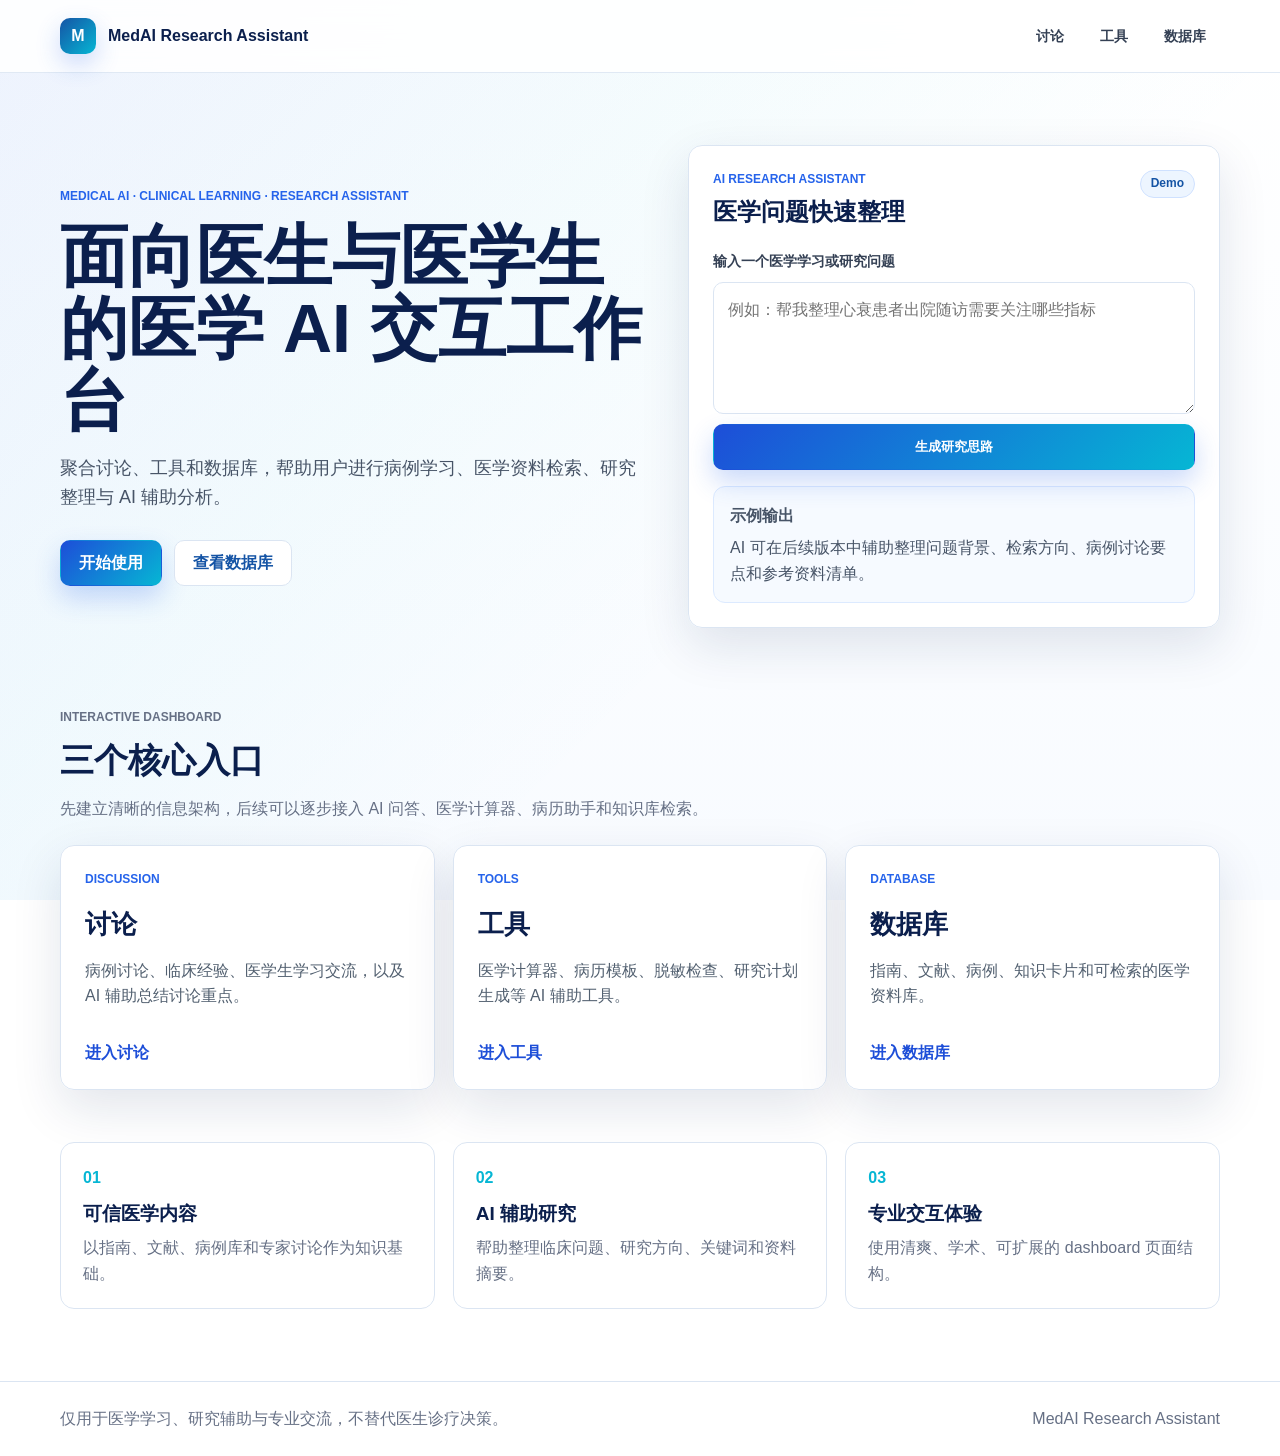
<file: index.html>
<!DOCTYPE html>
<html lang="zh-CN">
<head>
  <meta charset="UTF-8" />
  <meta name="viewport" content="width=device-width, initial-scale=1.0" />
  <title>MedAI Research Assistant</title>
  <link rel="stylesheet" href="style.css" />
</head>
<body>
  <header class="topbar">
    <div class="container topbar-inner">
      <a class="brand" href="index.html" aria-label="MedAI Research Assistant home">
        <span class="brand-mark">M</span>
        <span>MedAI Research Assistant</span>
      </a>
      <nav class="nav-links" aria-label="主导航">
        <a href="discussion.html">讨论</a>
        <a href="tools.html">工具</a>
        <a href="database.html">数据库</a>
      </nav>
    </div>
  </header>

  <main>
    <section class="hero-section">
      <div class="container hero-grid">
        <div class="hero-copy">
          <p class="eyebrow">Medical AI · Clinical Learning · Research Assistant</p>
          <h1>面向医生与医学生的医学 AI 交互工作台</h1>
          <p class="hero-text">聚合讨论、工具和数据库，帮助用户进行病例学习、医学资料检索、研究整理与 AI 辅助分析。</p>
          <div class="hero-actions">
            <a class="primary-button" href="#assistant">开始使用</a>
            <a class="secondary-button" href="database.html">查看数据库</a>
          </div>
        </div>

        <section class="assistant-panel" id="assistant" aria-label="AI 研究助手演示面板">
          <div class="panel-header">
            <div>
              <p class="panel-label">AI Research Assistant</p>
              <h2>医学问题快速整理</h2>
            </div>
            <span class="status-pill">Demo</span>
          </div>
          <div class="assistant-box">
            <label for="research-query">输入一个医学学习或研究问题</label>
            <textarea id="research-query" rows="4" placeholder="例如：帮我整理心衰患者出院随访需要关注哪些指标"></textarea>
            <button class="primary-button full-width" id="mock-submit" type="button">生成研究思路</button>
          </div>
          <div class="assistant-result" id="assistant-result" aria-live="polite">
            <strong>示例输出</strong>
            <p>AI 可在后续版本中辅助整理问题背景、检索方向、病例讨论要点和参考资料清单。</p>
          </div>
        </section>
      </div>
    </section>

    <section class="container dashboard-section" aria-label="功能入口">
      <div class="section-heading">
        <p class="eyebrow">Interactive Dashboard</p>
        <h2>三个核心入口</h2>
        <p>先建立清晰的信息架构，后续可以逐步接入 AI 问答、医学计算器、病历助手和知识库检索。</p>
      </div>

      <div class="entry-grid">
        <a class="entry-card" href="discussion.html">
          <span class="card-kicker">Discussion</span>
          <h3>讨论</h3>
          <p>病例讨论、临床经验、医学生学习交流，以及 AI 辅助总结讨论重点。</p>
          <span class="card-link">进入讨论</span>
        </a>

        <a class="entry-card" href="tools.html">
          <span class="card-kicker">Tools</span>
          <h3>工具</h3>
          <p>医学计算器、病历模板、脱敏检查、研究计划生成等 AI 辅助工具。</p>
          <span class="card-link">进入工具</span>
        </a>

        <a class="entry-card" href="database.html">
          <span class="card-kicker">Database</span>
          <h3>数据库</h3>
          <p>指南、文献、病例、知识卡片和可检索的医学资料库。</p>
          <span class="card-link">进入数据库</span>
        </a>
      </div>
    </section>

    <section class="container metrics-section" aria-label="平台能力预览">
      <div class="metric-card">
        <span>01</span>
        <h3>可信医学内容</h3>
        <p>以指南、文献、病例库和专家讨论作为知识基础。</p>
      </div>
      <div class="metric-card">
        <span>02</span>
        <h3>AI 辅助研究</h3>
        <p>帮助整理临床问题、研究方向、关键词和资料摘要。</p>
      </div>
      <div class="metric-card">
        <span>03</span>
        <h3>专业交互体验</h3>
        <p>使用清爽、学术、可扩展的 dashboard 页面结构。</p>
      </div>
    </section>
  </main>

  <footer class="site-footer">
    <div class="container footer-inner">
      <p>仅用于医学学习、研究辅助与专业交流，不替代医生诊疗决策。</p>
      <p>MedAI Research Assistant</p>
    </div>
  </footer>

  <script src="script.js"></script>
</body>
</html>
</file>
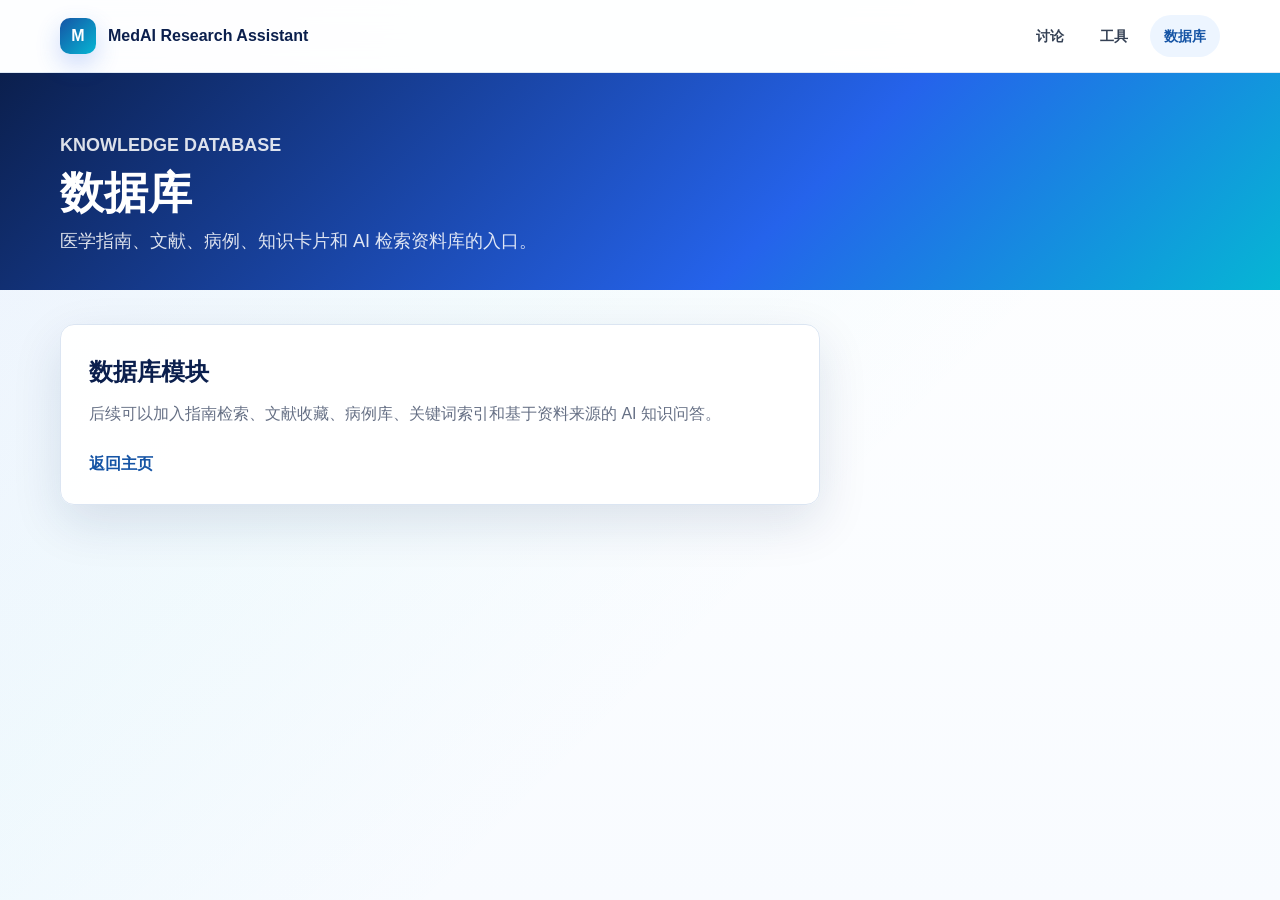
<file: database.html>
<!DOCTYPE html>
<html lang="zh-CN">
<head>
  <meta charset="UTF-8" />
  <meta name="viewport" content="width=device-width, initial-scale=1.0" />
  <title>数据库 - MedAI Research Assistant</title>
  <link rel="stylesheet" href="style.css" />
</head>
<body>
  <header class="topbar">
    <div class="container topbar-inner">
      <a class="brand" href="index.html"><span class="brand-mark">M</span><span>MedAI Research Assistant</span></a>
      <nav class="nav-links" aria-label="主导航">
        <a href="discussion.html">讨论</a>
        <a href="tools.html">工具</a>
        <a class="active" href="database.html">数据库</a>
      </nav>
    </div>
  </header>

  <section class="page-hero">
    <div class="container">
      <p class="eyebrow">Knowledge Database</p>
      <h1>数据库</h1>
      <p>医学指南、文献、病例、知识卡片和 AI 检索资料库的入口。</p>
    </div>
  </section>

  <main class="container page-main">
    <section class="page-card">
      <h2>数据库模块</h2>
      <p>后续可以加入指南检索、文献收藏、病例库、关键词索引和基于资料来源的 AI 知识问答。</p>
      <a class="back-link" href="index.html">返回主页</a>
    </section>
  </main>
</body>
</html>
</file>
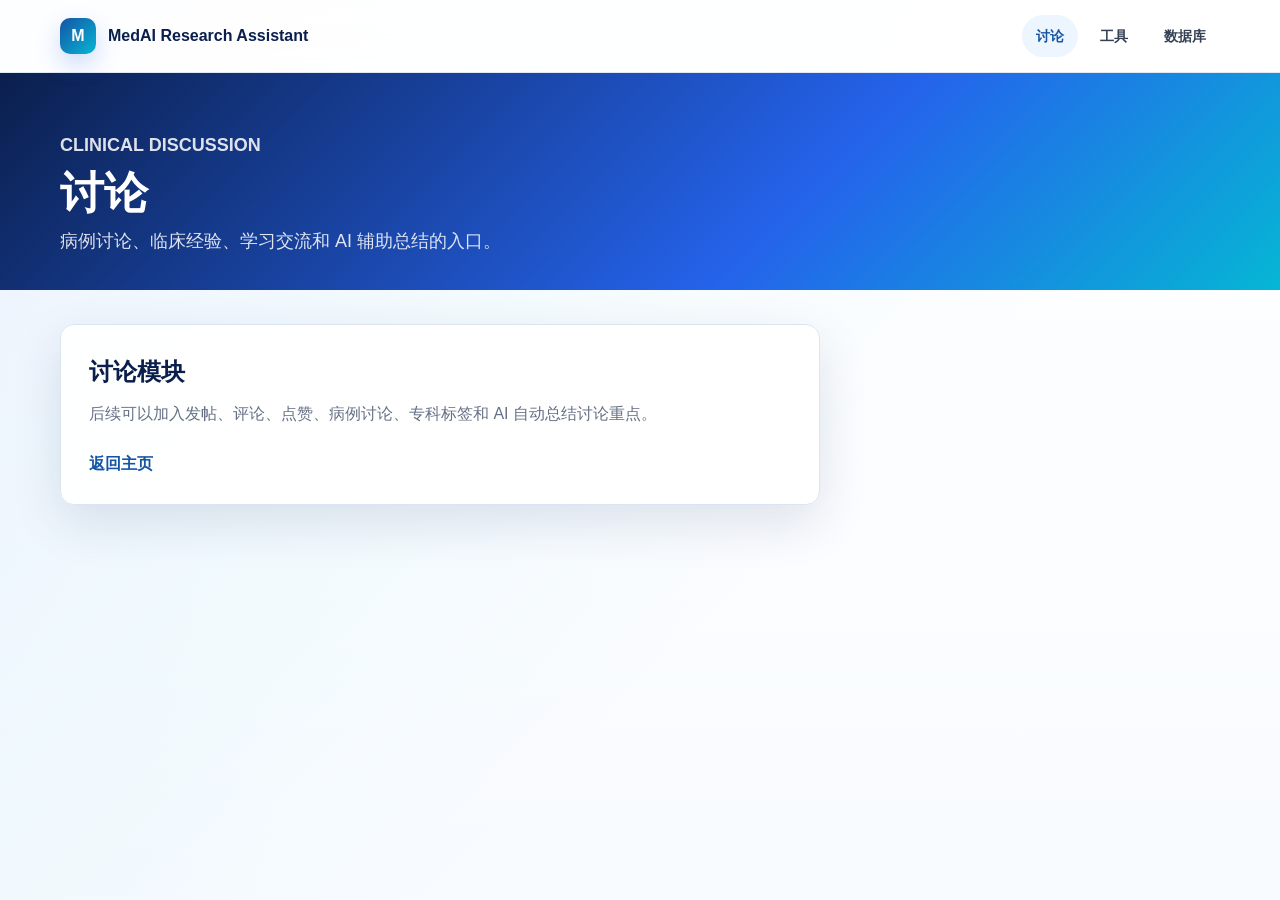
<file: discussion.html>
<!DOCTYPE html>
<html lang="zh-CN">
<head>
  <meta charset="UTF-8" />
  <meta name="viewport" content="width=device-width, initial-scale=1.0" />
  <title>讨论 - MedAI Research Assistant</title>
  <link rel="stylesheet" href="style.css" />
</head>
<body>
  <header class="topbar">
    <div class="container topbar-inner">
      <a class="brand" href="index.html"><span class="brand-mark">M</span><span>MedAI Research Assistant</span></a>
      <nav class="nav-links" aria-label="主导航">
        <a class="active" href="discussion.html">讨论</a>
        <a href="tools.html">工具</a>
        <a href="database.html">数据库</a>
      </nav>
    </div>
  </header>

  <section class="page-hero">
    <div class="container">
      <p class="eyebrow">Clinical Discussion</p>
      <h1>讨论</h1>
      <p>病例讨论、临床经验、学习交流和 AI 辅助总结的入口。</p>
    </div>
  </section>

  <main class="container page-main">
    <section class="page-card">
      <h2>讨论模块</h2>
      <p>后续可以加入发帖、评论、点赞、病例讨论、专科标签和 AI 自动总结讨论重点。</p>
      <a class="back-link" href="index.html">返回主页</a>
    </section>
  </main>
</body>
</html>
</file>
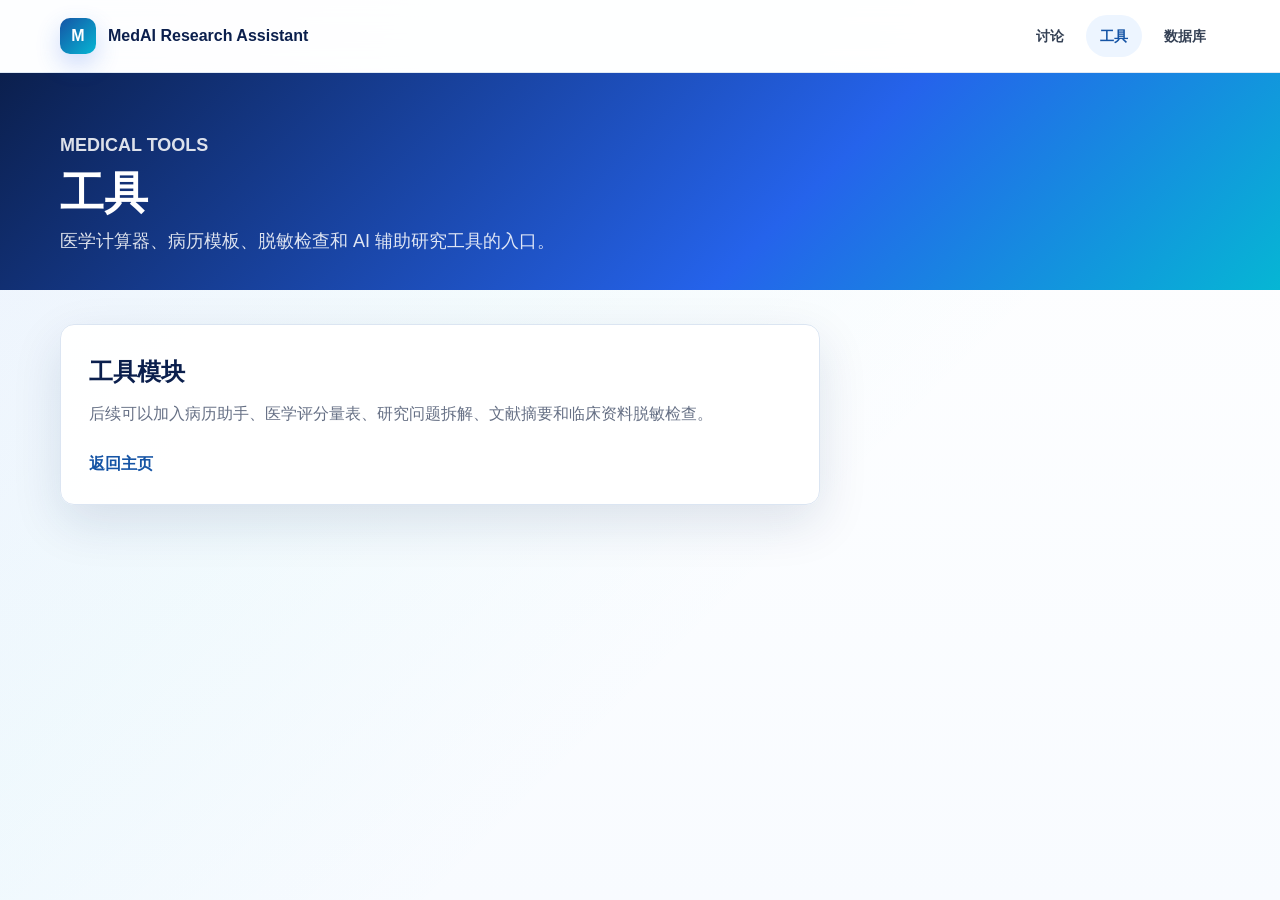
<file: tools.html>
<!DOCTYPE html>
<html lang="zh-CN">
<head>
  <meta charset="UTF-8" />
  <meta name="viewport" content="width=device-width, initial-scale=1.0" />
  <title>工具 - MedAI Research Assistant</title>
  <link rel="stylesheet" href="style.css" />
</head>
<body>
  <header class="topbar">
    <div class="container topbar-inner">
      <a class="brand" href="index.html"><span class="brand-mark">M</span><span>MedAI Research Assistant</span></a>
      <nav class="nav-links" aria-label="主导航">
        <a href="discussion.html">讨论</a>
        <a class="active" href="tools.html">工具</a>
        <a href="database.html">数据库</a>
      </nav>
    </div>
  </header>

  <section class="page-hero">
    <div class="container">
      <p class="eyebrow">Medical Tools</p>
      <h1>工具</h1>
      <p>医学计算器、病历模板、脱敏检查和 AI 辅助研究工具的入口。</p>
    </div>
  </section>

  <main class="container page-main">
    <section class="page-card">
      <h2>工具模块</h2>
      <p>后续可以加入病历助手、医学评分量表、研究问题拆解、文献摘要和临床资料脱敏检查。</p>
      <a class="back-link" href="index.html">返回主页</a>
    </section>
  </main>
</body>
</html>
</file>
<file: style.css>
:root {
  --blue-950: #0b1f4d;
  --blue-800: #1554a5;
  --blue-600: #2563eb;
  --blue-500: #3b82f6;
  --cyan-500: #06b6d4;
  --ink: #172033;
  --muted: #667085;
  --line: #dbe5f2;
  --soft: #f7fbff;
  --white: #ffffff;
  --shadow: 0 18px 50px rgba(15, 44, 89, 0.12);
}

* {
  box-sizing: border-box;
}

html {
  scroll-behavior: smooth;
}

body {
  margin: 0;
  font-family: Arial, "Microsoft YaHei", sans-serif;
  color: var(--ink);
  background: var(--white);
  line-height: 1.6;
}

body::before {
  position: fixed;
  inset: 0;
  z-index: -1;
  content: "";
  background:
    linear-gradient(135deg, rgba(37, 99, 235, 0.08), rgba(6, 182, 212, 0.04) 36%, transparent 62%),
    linear-gradient(180deg, #ffffff 0%, #f8fbff 100%);
}

a {
  color: inherit;
}

.container {
  width: min(100% - 36px, 1160px);
  margin: 0 auto;
}

.topbar {
  position: sticky;
  top: 0;
  z-index: 10;
  background: rgba(255, 255, 255, 0.88);
  border-bottom: 1px solid rgba(219, 229, 242, 0.85);
  backdrop-filter: blur(14px);
}

.topbar-inner {
  display: flex;
  align-items: center;
  justify-content: space-between;
  min-height: 72px;
  gap: 24px;
}

.brand {
  display: inline-flex;
  align-items: center;
  gap: 12px;
  color: var(--blue-950);
  font-size: 16px;
  font-weight: 800;
  text-decoration: none;
}

.brand-mark {
  display: inline-grid;
  width: 36px;
  height: 36px;
  place-items: center;
  color: white;
  background: linear-gradient(135deg, var(--blue-800), var(--cyan-500));
  border-radius: 10px;
  box-shadow: 0 10px 24px rgba(37, 99, 235, 0.24);
}

.nav-links {
  display: flex;
  align-items: center;
  gap: 8px;
}

.nav-links a {
  padding: 10px 14px;
  color: #344054;
  font-size: 14px;
  font-weight: 700;
  text-decoration: none;
  border-radius: 999px;
}

.nav-links a:hover,
.nav-links a.active {
  color: var(--blue-800);
  background: #edf5ff;
}

.hero-section {
  padding: 72px 0 44px;
}

.hero-grid {
  display: grid;
  grid-template-columns: 1.05fr 0.95fr;
  align-items: center;
  gap: 40px;
}

.hero-copy h1 {
  max-width: 760px;
  margin: 14px 0 18px;
  color: var(--blue-950);
  font-size: clamp(38px, 6vw, 68px);
  line-height: 1.06;
  letter-spacing: 0;
}

.eyebrow,
.panel-label,
.card-kicker {
  margin: 0;
  color: var(--blue-600);
  font-size: 12px;
  font-weight: 800;
  letter-spacing: 0;
  text-transform: uppercase;
}

.hero-text {
  max-width: 660px;
  margin: 0;
  color: #475467;
  font-size: 18px;
}

.hero-actions {
  display: flex;
  flex-wrap: wrap;
  gap: 12px;
  margin-top: 28px;
}

.primary-button,
.secondary-button {
  display: inline-flex;
  align-items: center;
  justify-content: center;
  min-height: 46px;
  padding: 0 18px;
  font-weight: 800;
  text-decoration: none;
  border-radius: 10px;
  border: 1px solid transparent;
  cursor: pointer;
}

.primary-button {
  color: white;
  background: linear-gradient(135deg, var(--blue-700, #1d4ed8), var(--cyan-500));
  box-shadow: 0 12px 26px rgba(37, 99, 235, 0.24);
}

.secondary-button {
  color: var(--blue-800);
  background: white;
  border-color: var(--line);
}

.full-width {
  width: 100%;
}

.assistant-panel,
.metric-card,
.entry-card,
.page-card {
  background: rgba(255, 255, 255, 0.94);
  border: 1px solid var(--line);
  border-radius: 14px;
  box-shadow: var(--shadow);
}

.assistant-panel {
  padding: 24px;
}

.panel-header {
  display: flex;
  align-items: flex-start;
  justify-content: space-between;
  gap: 18px;
  margin-bottom: 18px;
}

.panel-header h2 {
  margin: 4px 0 0;
  color: var(--blue-950);
  font-size: 24px;
}

.status-pill {
  display: inline-flex;
  align-items: center;
  min-height: 28px;
  padding: 0 10px;
  color: var(--blue-800);
  font-size: 12px;
  font-weight: 800;
  background: #edf5ff;
  border: 1px solid #cfe1ff;
  border-radius: 999px;
}

.assistant-box {
  display: grid;
  gap: 10px;
}

.assistant-box label {
  color: #344054;
  font-size: 14px;
  font-weight: 800;
}

.assistant-box textarea {
  width: 100%;
  resize: vertical;
  padding: 14px;
  color: var(--ink);
  font: inherit;
  border: 1px solid var(--line);
  border-radius: 10px;
  outline: none;
}

.assistant-box textarea:focus {
  border-color: var(--blue-500);
  box-shadow: 0 0 0 4px rgba(59, 130, 246, 0.14);
}

.assistant-result {
  margin-top: 16px;
  padding: 16px;
  color: #475467;
  background: #f6faff;
  border: 1px solid #dceaff;
  border-radius: 12px;
}

.assistant-result p {
  margin: 6px 0 0;
}

.dashboard-section {
  padding: 36px 0 28px;
}

.section-heading {
  max-width: 720px;
  margin-bottom: 24px;
}

.section-heading h2 {
  margin: 6px 0 8px;
  color: var(--blue-950);
  font-size: 34px;
}

.section-heading p {
  margin: 0;
  color: var(--muted);
}

.entry-grid {
  display: grid;
  grid-template-columns: repeat(3, 1fr);
  gap: 18px;
}

.entry-card {
  display: grid;
  min-height: 245px;
  padding: 24px;
  text-decoration: none;
  transition: transform 0.2s ease, box-shadow 0.2s ease, border-color 0.2s ease;
}

.entry-card:hover {
  transform: translateY(-5px);
  border-color: #9cc4ff;
  box-shadow: 0 24px 60px rgba(15, 44, 89, 0.16);
}

.entry-card h3 {
  margin: 10px 0 8px;
  color: var(--blue-950);
  font-size: 26px;
}

.entry-card p {
  margin: 0;
  color: #526070;
}

.card-link {
  align-self: end;
  margin-top: 22px;
  color: var(--blue-700, #1d4ed8);
  font-weight: 800;
}

.metrics-section {
  display: grid;
  grid-template-columns: repeat(3, 1fr);
  gap: 18px;
  padding: 24px 0 72px;
}

.metric-card {
  padding: 22px;
  box-shadow: none;
}

.metric-card span {
  color: var(--cyan-500);
  font-weight: 900;
}

.metric-card h3 {
  margin: 8px 0 6px;
  color: var(--blue-950);
  font-size: 19px;
}

.metric-card p {
  margin: 0;
  color: var(--muted);
}

.page-hero {
  padding: 58px 0 34px;
  color: white;
  background: linear-gradient(135deg, var(--blue-950), var(--blue-600) 62%, var(--cyan-500));
}

.page-hero h1 {
  margin: 8px 0 10px;
  font-size: 44px;
  line-height: 1.12;
}

.page-hero p {
  max-width: 720px;
  margin: 0;
  color: rgba(255, 255, 255, 0.86);
  font-size: 18px;
}

.page-main {
  padding: 34px 0 72px;
}

.page-card {
  max-width: 760px;
  padding: 28px;
}

.page-card h2 {
  margin: 0 0 10px;
  color: var(--blue-950);
}

.page-card p {
  margin: 0;
  color: var(--muted);
}

.back-link {
  display: inline-flex;
  margin-top: 24px;
  color: var(--blue-800);
  font-weight: 800;
  text-decoration: none;
}

.back-link:hover {
  text-decoration: underline;
}

.site-footer {
  padding: 24px 0;
  color: #667085;
  background: white;
  border-top: 1px solid var(--line);
}

.footer-inner {
  display: flex;
  justify-content: space-between;
  gap: 18px;
}

.site-footer p {
  margin: 0;
}

@media (max-width: 900px) {
  .hero-grid,
  .entry-grid,
  .metrics-section {
    grid-template-columns: 1fr;
  }

  .hero-section {
    padding-top: 46px;
  }

  .footer-inner,
  .topbar-inner {
    align-items: flex-start;
    flex-direction: column;
  }

  .nav-links {
    flex-wrap: wrap;
  }
}

@media (max-width: 560px) {
  .container {
    width: min(100% - 28px, 1160px);
  }

  .hero-copy h1 {
    font-size: 36px;
  }

  .assistant-panel,
  .entry-card,
  .page-card {
    padding: 20px;
  }

  .page-hero h1 {
    font-size: 34px;
  }
}
</file>
